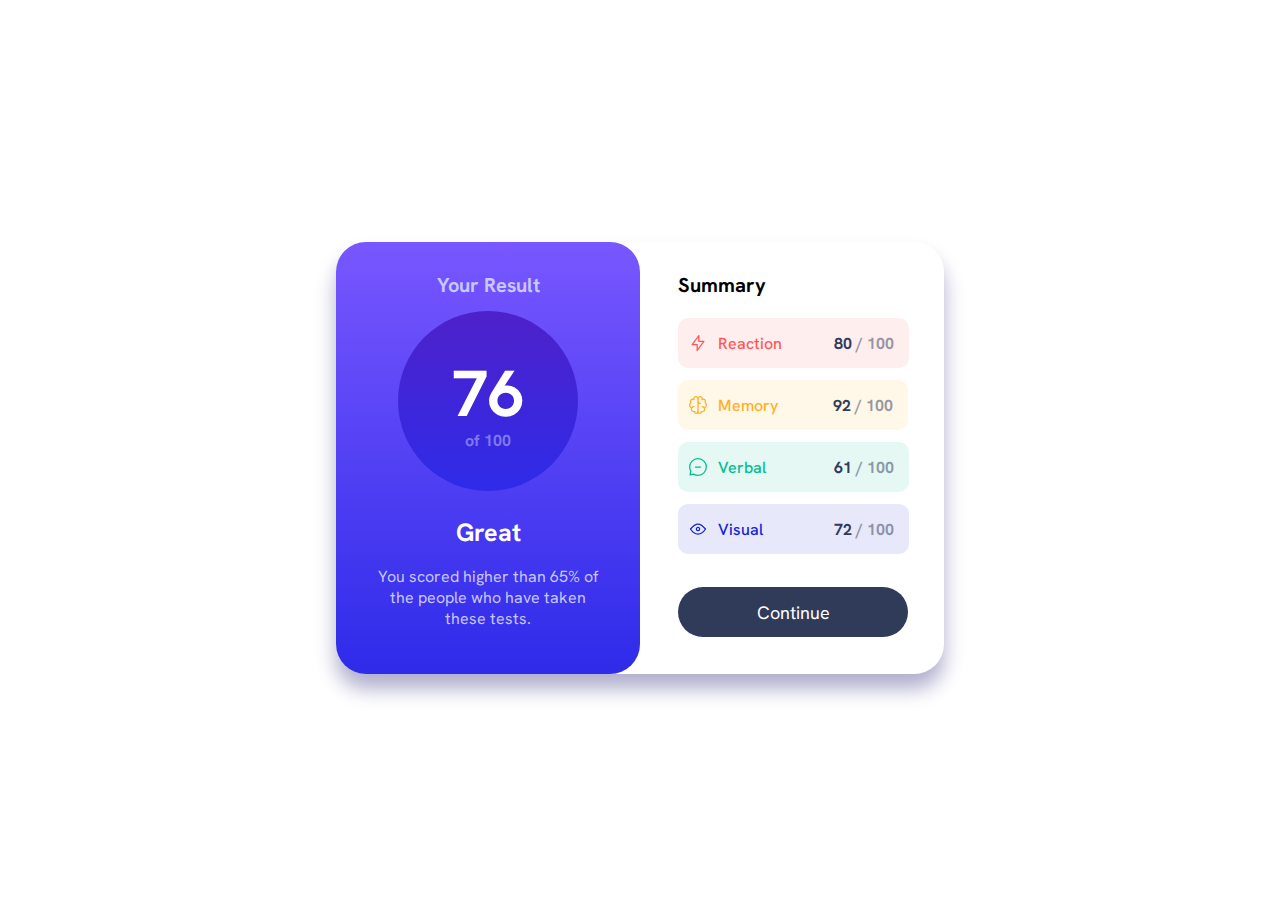
<file: index.html>
<!DOCTYPE html>
<html lang="en">
  <head>
    <meta charset="UTF-8">
    <meta name="viewport" content="width=device-width, initial-scale=1.0"> 
    <title>Frontend Mentor | Results summary component</title>
    <link rel="preconnect" href="https://fonts.googleapis.com">
    <link rel="preconnect" href="https://fonts.gstatic.com" crossorigin>
    <link href="https://fonts.googleapis.com/css2?family=Hanken+Grotesk:ital,wght@0,100..900;1,100..900&display=swap" rel="stylesheet">
    <link rel="stylesheet" href="./style.css">
  </head>
  <body>
    <div class="center-box">
      <div class="result-box">
        <h1>Your Result</h1>
        <div class="sum-circle">
          <h2>76</h2>
          <p>of 100</p>
        </div>
        <h3>Great</h3>
        <span class="summary-text"><p>You scored higher than 65% of the people who have taken these tests.</p></span>
      </div>
      <div class="summary-box">
        <h4>Summary</h4>
        <div class="reaction">
          <img src="./images/icon-reaction.svg" alt="Reaction image"/>
          <p>Reaction</p>
          <div class="result">
            <p>80 <span class="max">/ 100</span></p>
          </div>
        </div>
        <div class="memory">
          <img src="./images/icon-memory.svg" alt="Memory image"/>
          <p>Memory</p>
            <div class="result">
              <p>92 <span class="max">/ 100</span></p>
            </div>
        </div>
        <div class="verbal">
          <img src="./images/icon-verbal.svg" alt="Verbal image"/>
          <p>Verbal</p>
            <div class="result">
              <p>61 <span class="max">/ 100</span></p>
            </div>
        </div>
        <div class="visual">
          <img src="./images/icon-visual.svg" alt="Visual image"/>
          <p>Visual</p>
            <div class="result">
              <p>72 <span class="max">/ 100</span></p>
            </div>
        </div>
        <button class="butt">Continue</button>
      </div>
    </div>
  </body>
</html>
</file>
<file: style.css>
body {
    display: grid;
    height: 100vh;
    place-items: center;
    font-family: "Hanken Grotesk";
}

h1 {
    text-align: center;
    color: rgb(200, 199, 255);
    font-size: 20px;
    margin-top: 30px;
}

h2 {
    color: white;
    font-size: 65px;
    margin-top: 40px;
}

h3 {
    font-size: 25px;
    color: white;
}

h4 {
    font-size: 20px;
    margin-top: 30px;
    margin-bottom: 20px;
}

img {
    padding: 10px;
}

button {
    font-family: "Hanken Grotesk";
    margin-top: 33px;
    font-size: 18px;
    width: 230px;
    border-radius: 50px;
    height: 50px;
    border: 0;
    background-color: rgb(48, 59, 90);
    color: white;
    cursor: pointer;
}

.butt:hover {
    background-image: linear-gradient(rgb(120, 87, 255), rgb(46, 43, 233));
}

.center-box {
    display: grid;
    grid-template-columns: 1fr 1fr;
    width: 38rem;
    height: 27rem;
    border-radius: 30px;
    box-shadow: 0 15px 20px 0 rgb(177, 175, 206);
}

.result-box {
    display: inline-flex;
    flex-direction: column;
    align-items: center;
    background-image: linear-gradient(rgb(120, 87, 255), rgb(46, 43, 233));
    border-radius: 30px;
    height: 27rem;
}

.summary-box {
    display: inline-flex;
    flex-direction: column;
    align-items: flex-start;
    margin-left: 38px;
}

.result {
    display: inline-flex;
    font-weight: 700;
    padding-right: 15px;
    color: rgb(48, 59, 90);
}

.max {
    opacity: 0.5;
}

.reaction {
    display: inline-flex;
    height: 50px;
    align-items: center;
    font-weight: 500;
    color: rgb(255, 87, 87);
    border-radius: 10px;
    background-color: rgba(255, 87, 87, 0.1);
}

.memory {
    display: inline-flex;
    height: 50px;
    align-items: center;
    font-weight: 500;
    color: rgb(255, 176, 31);
    border-radius: 10px;
    background-color: rgba(255, 176, 31, 0.1);
    margin-top: 12px;
}

.verbal {
    display: inline-flex;
    height: 50px;
    align-items: center;
    font-weight: 500;
    color: rgb(0, 189, 145);
    border-radius: 10px;
    background-color: rgba(0, 189, 145, 0.1);
    margin-top: 12px;
}

.visual {
    display: inline-flex;
    height: 50px;
    align-items: center;
    font-weight: 500;
    color: rgb(17, 37, 212);
    border-radius: 10px;
    background-color: rgba(17, 37, 212, 0.1);
    margin-top: 12px;
}

.reaction .result {
    margin-left: 52px;
}

.memory .result {
    margin-left: 55px;
}

.verbal .result {
    margin-left: 68px;
}

.visual .result {
    margin-left: 71px;
}

.sum-circle {
    display: inline-flex;
    flex-direction: column;
    align-items: center;
    background-image: linear-gradient(rgb(78, 33, 202),rgb(46, 43, 233));
    width: 180px;
    height: 180px;
    border-radius: 180px;
}

.summary-text {
    width: 220px;
    margin-top: -24px;
    text-align: center;
    color: rgb(200, 199, 255);
}

.sum-circle p {
    font-size: 16px;
    font-weight: 700;
    margin-top: -60px;
    color: rgb(200, 199, 255);
    opacity: 0.5;
}

@media (max-width: 480px) {

    button {
        margin-top: 35px;
        width: 90%;
    }
    
    .center-box {
        display: inline-flex;
        flex-direction: column;
        justify-content: flex-start;
        width: 100%;
        height: 100%;
        box-shadow: none;
    }

    .result-box {
        border-top-left-radius: 0;
        border-top-right-radius: 0;
        height: fit-content;
    }

    .summary-box {
        width: 100%;
        margin-left: 25px;
    }

    .result {
        width: 100%;
        justify-content: flex-end;
    }

    .reaction {
        width: 90%;
        justify-content: flex-start;
    }

    .memory {
        width: 90%;
        justify-content: flex-start;
    }
    
    .verbal {
        width: 90%;
        justify-content: flex-start;
    }
    
    .visual {
        width: 90%;
        justify-content: flex-start;
    }

    .summary-text {
        width: 75%;
        margin-bottom: 20px;
    }
}
</file>
